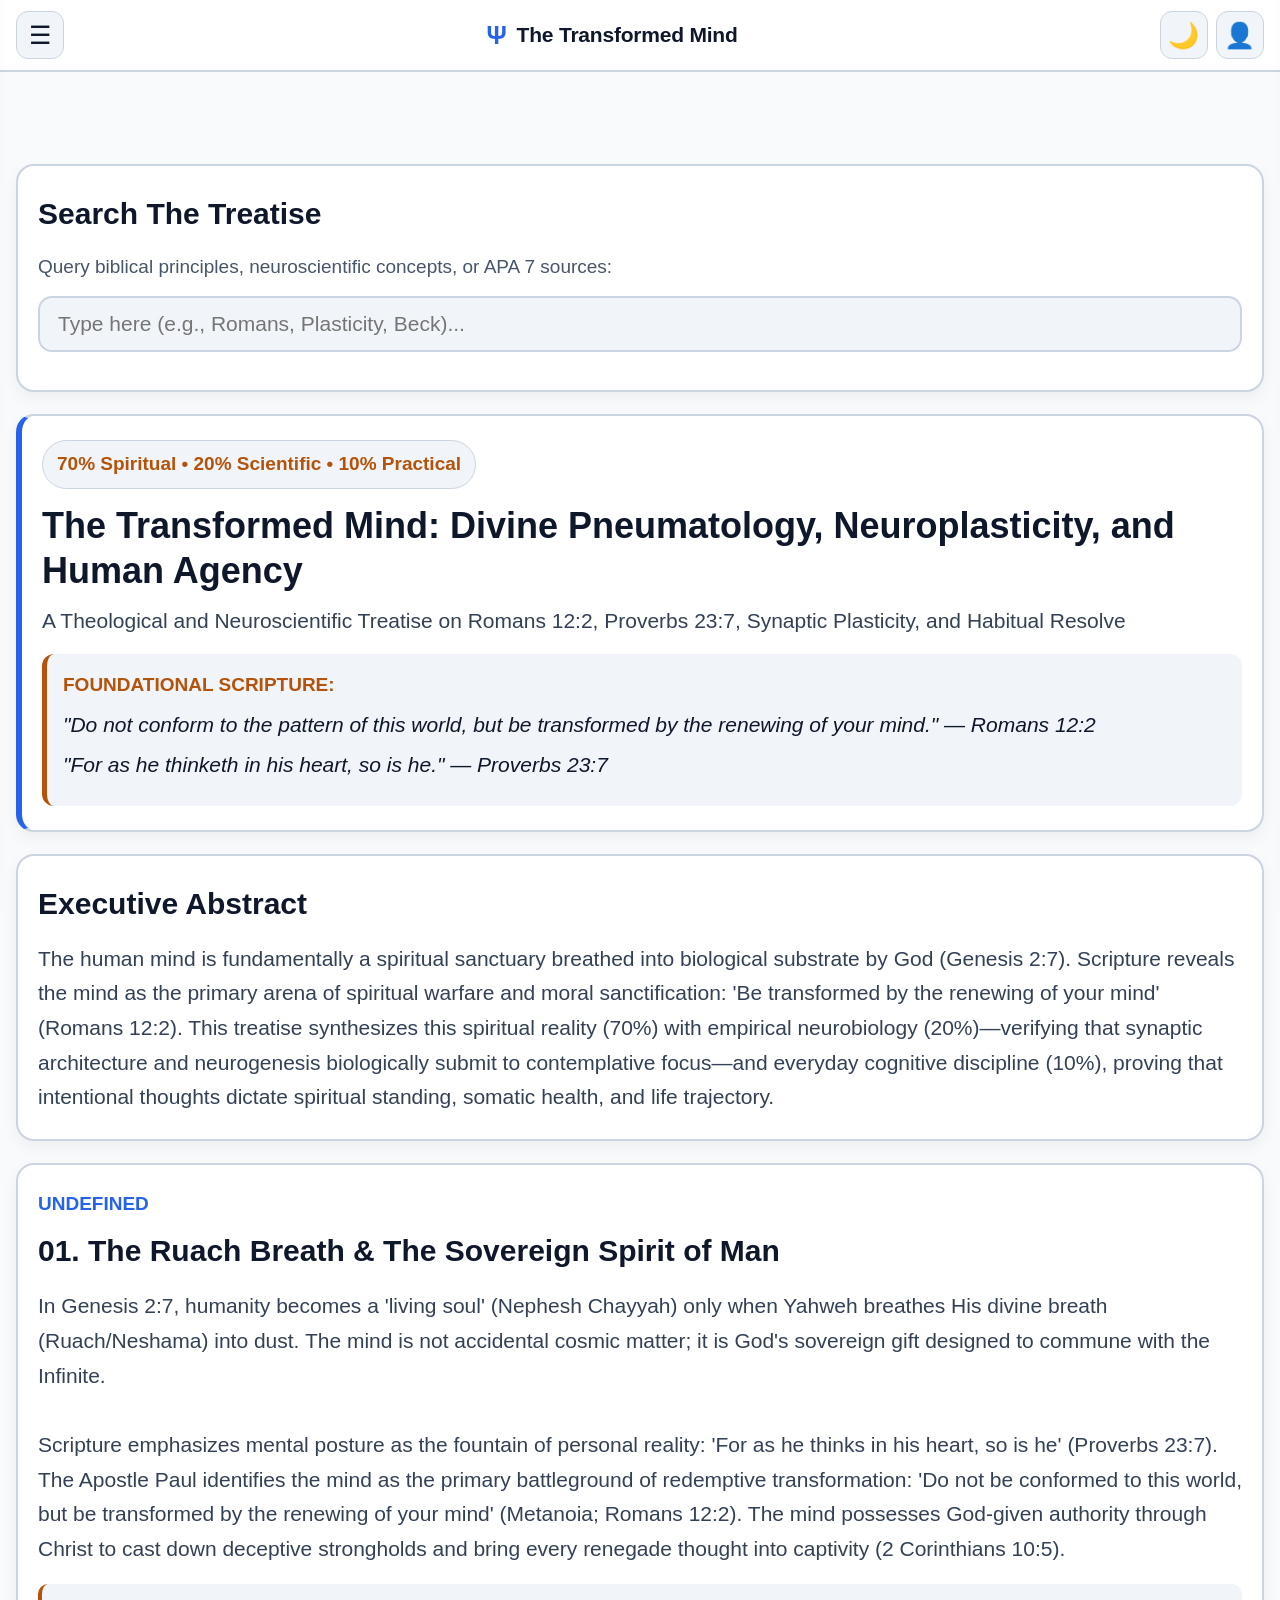
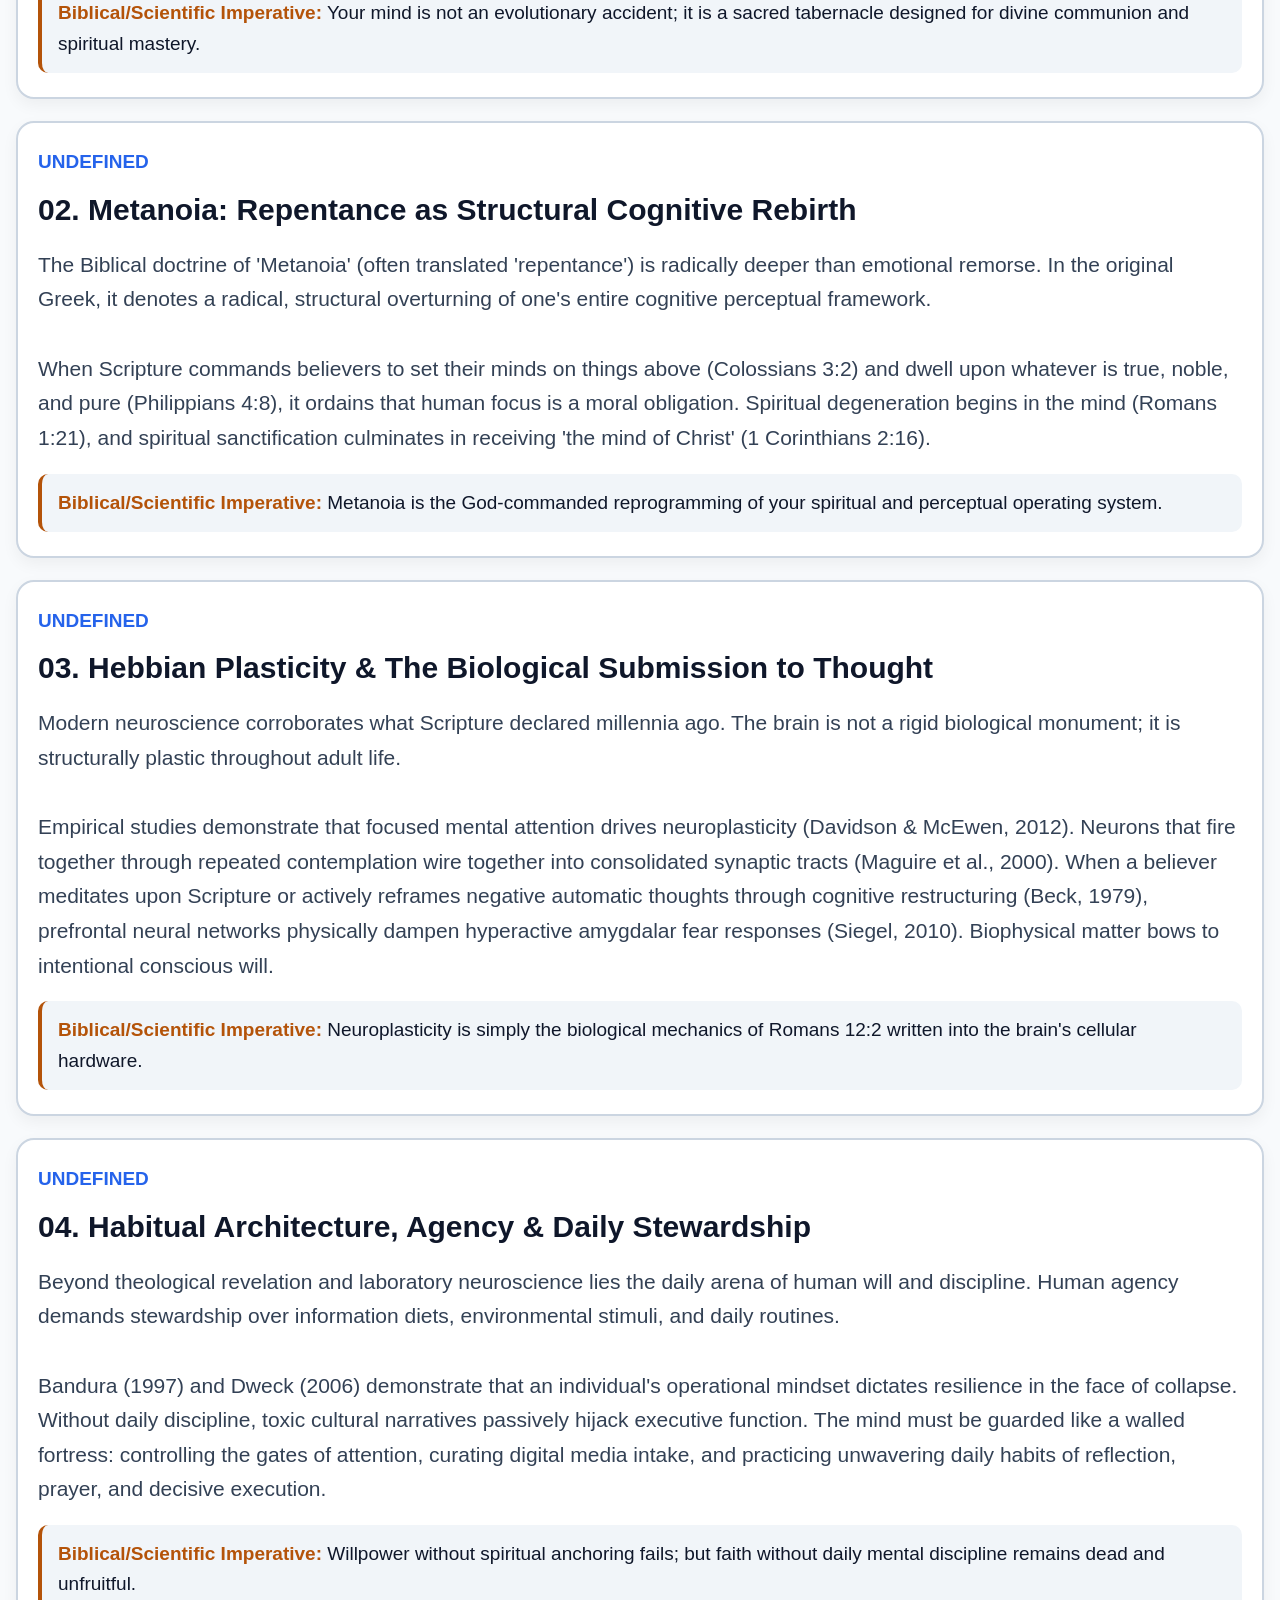
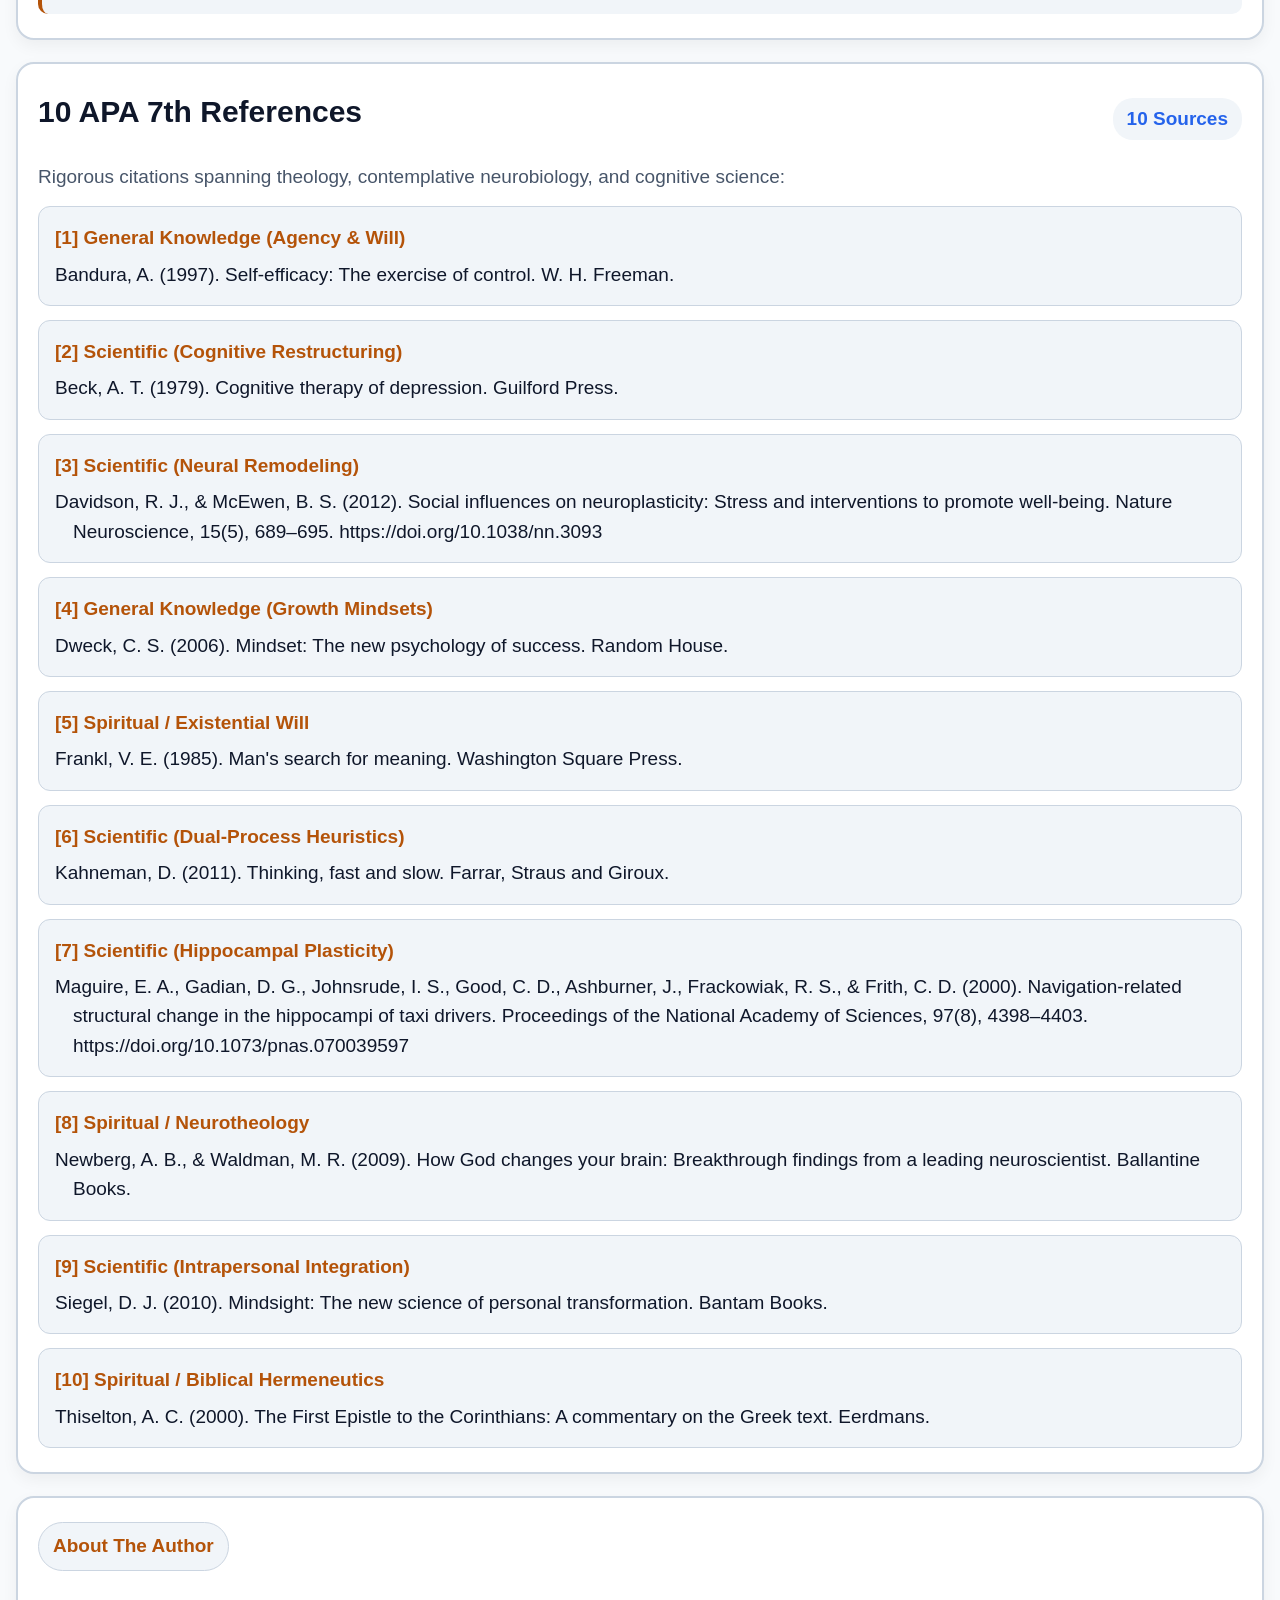
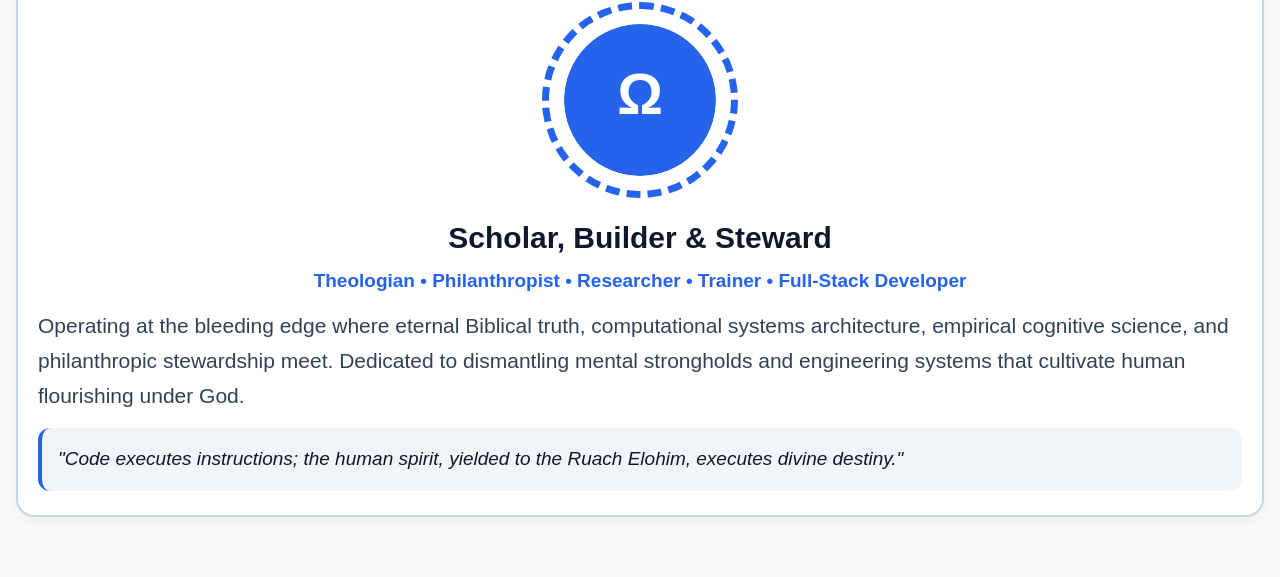
<file: index.html>
<!DOCTYPE html>
<html lang="en" data-theme="light">
<head>
  <meta charset="UTF-8">
  <title>The Transformed Mind: Pneumatology, Neuroscience & Agency</title>
  
  <!-- Strict Android and Tablet viewport optimization -->
  <meta name="viewport" content="width=device-width, initial-scale=1.0, maximum-scale=5.0, user-scalable=yes, viewport-fit=cover">
  <meta name="theme-color" content="#ffffff">
  <meta name="mobile-web-app-capable" content="yes">

  <link rel="manifest" href="./manifest.json">
  <link rel="stylesheet" href="./styles.css">
</head>
<body>

  <!-- Top Android Bar: Left Menu Toggle, Title, Search Trigger, Right Profile Toggle -->
  <header class="app-header">
    <button id="btn-left-drawer" class="header-icon-btn" aria-label="Open Table of Contents">
      <span class="btn-icon">☰</span>
    </button>
    
    <div class="header-center-title">
      <span class="app-glyph">Ψ</span>
      <h1 class="header-title">The Transformed Mind</h1>
    </div>

    <div class="header-actions">
      <button id="btn-theme-toggle" class="header-icon-btn" aria-label="Toggle Dark Mode">
        <span id="theme-icon" class="btn-icon">🌙</span>
      </button>
      <button id="btn-right-drawer" class="header-icon-btn" aria-label="Open Author Profile">
        <span class="btn-icon">👤</span>
      </button>
    </div>
  </header>

  <!-- Left Sidebar Drawer (Navigation & Sections) -->
  <div id="drawer-overlay" class="drawer-overlay"></div>

  <aside id="left-sidebar" class="sidebar-drawer left-drawer" aria-label="Navigation Drawer">
    <div class="drawer-header">
      <h2 class="drawer-title">Monograph Index</h2>
      <button id="close-left-drawer" class="close-drawer-btn" aria-label="Close menu">✕</button>
    </div>
    <nav class="drawer-nav">
      <a href="#view-search" class="drawer-link nav-jump" data-target="view-search">🔍 Fast Search</a>
      <a href="#sec-hero" class="drawer-link nav-jump" data-target="sec-hero">📖 Scripture & Thesis</a>
      <a href="#sec-1" class="drawer-link nav-jump" data-target="sec-1">🕊 01. The Ruach Breath (70%)</a>
      <a href="#sec-2" class="drawer-link nav-jump" data-target="sec-2">⚔ 02. Metanoia & Renewal (70%)</a>
      <a href="#sec-3" class="drawer-link nav-jump" data-target="sec-3">🔬 03. Hebbian Plasticity (20%)</a>
      <a href="#sec-4" class="drawer-link nav-jump" data-target="sec-4">🎯 04. Habitual Discipline (10%)</a>
      <a href="#sec-references" class="drawer-link nav-jump" data-target="sec-references">📚 APA 7th References (10)</a>
      <a href="#author-section-anchor" class="drawer-link nav-jump" data-target="author-section-anchor">👤 About The Author</a>
    </nav>
  </aside>

  <!-- Right Sidebar Drawer (Author & Systems Profile) -->
  <aside id="right-sidebar" class="sidebar-drawer right-drawer" aria-label="Author Profile Drawer">
    <div class="drawer-header">
      <h2 class="drawer-title">Scholar & Builder</h2>
      <button id="close-right-drawer" class="close-drawer-btn" aria-label="Close author drawer">✕</button>
    </div>
    
    <div class="drawer-content author-drawer-body">
      <!-- 160px Image with NON-ROTATING photo and ROTATING gear ring around it -->
      <div class="gear-ring-wrapper">
        <div class="rotating-gear-ring"></div>
        <img 
          src="data:image/svg+xml,<svg xmlns='http://www.w3.org/2000/svg' viewBox='0 0 160 160'><circle cx='80' cy='80' r='80' fill='%232563eb'/><text x='80' y='95' font-size='60' text-anchor='middle' fill='%23ffffff' font-family='sans-serif' font-weight='bold'>Ω</text></svg>" 
          alt="Author Portrait Placeholder" 
          class="author-static-photo" 
          width="160" 
          height="160"
        />
      </div>

      <h3 class="author-name-text" id="drawer-author-name">The Author</h3>
      <p class="author-roles-text" id="drawer-author-roles">Theologian • Philanthropist • Researcher • Trainer • Full-Stack Developer</p>
      
      <div class="author-bio-box">
        <p id="drawer-author-bio"></p>
      </div>
      
      <div class="author-creed-box">
        <p id="drawer-author-creed"></p>
      </div>
    </div>
  </aside>

  <!-- Main Viewport -->
  <main id="app-container">

    <!-- Search Section -->
    <section id="view-search" class="card search-card">
      <h2 class="section-heading">Search The Treatise</h2>
      <p class="subtle-paragraph">Query biblical principles, neuroscientific concepts, or APA 7 sources:</p>
      <div class="search-input-box">
        <input type="search" id="app-search-input" placeholder="Type here (e.g., Romans, Plasticity, Beck)..." aria-label="Search Monograph">
      </div>
      <div id="search-results-box" class="search-results-list"></div>
    </section>

    <!-- Hero Card (Title & Ratio Breakdown) -->
    <section id="sec-hero" class="card hero-card">
      <span class="ratio-badge" id="hero-ratio-badge"></span>
      <h2 class="treatise-title" id="hero-title"></h2>
      <p class="treatise-subtitle" id="hero-subtitle"></p>
      <div class="anchor-verse-box">
        <span class="verse-label">FOUNDATIONAL SCRIPTURE:</span>
        <blockquote class="verse-quote">"Do not conform to the pattern of this world, but be transformed by the renewing of your mind." — Romans 12:2</blockquote>
        <blockquote class="verse-quote">"For as he thinketh in his heart, so is he." — Proverbs 23:7</blockquote>
      </div>
    </section>

    <!-- Abstract Card -->
    <section class="card abstract-card">
      <h3 class="section-heading">Executive Abstract</h3>
      <p class="body-text" id="abstract-paragraph"></p>
    </section>

    <!-- Monograph Content Feed -->
    <div id="monograph-sections" class="sections-container">
      <!-- Injected by app.js -->
    </div>

    <!-- References Section (10 APA 7) -->
    <section id="sec-references" class="card references-card">
      <div class="references-header">
        <h2 class="section-heading">10 APA 7th References</h2>
        <span class="count-pill">10 Sources</span>
      </div>
      <p class="subtle-paragraph">Rigorous citations spanning theology, contemplative neurobiology, and cognitive science:</p>
      <div id="references-list" class="references-feed">
        <!-- Injected by app.js -->
      </div>
    </section>

    <!-- In-Page Author Section with the 160px Image & Rotating Gear -->
    <section id="author-section-anchor" class="card author-card">
      <span class="ratio-badge">About The Author</span>
      
      <div class="gear-ring-wrapper" style="margin-top: 15px;">
        <div class="rotating-gear-ring"></div>
        <img 
          src="data:image/svg+xml,<svg xmlns='http://www.w3.org/2000/svg' viewBox='0 0 160 160'><circle cx='80' cy='80' r='80' fill='%232563eb'/><text x='80' y='95' font-size='60' text-anchor='middle' fill='%23ffffff' font-family='sans-serif' font-weight='bold'>Ω</text></svg>" 
          alt="Author Portrait Placeholder" 
          class="author-static-photo" 
          width="160" 
          height="160"
        />
      </div>

      <h2 class="author-name-text" id="page-author-name"></h2>
      <p class="author-roles-text" id="page-author-roles"></p>
      <p class="body-text" id="page-author-bio" style="margin-top: 15px;"></p>
      
      <div class="author-creed-box" style="margin-top: 15px;">
        <p id="page-author-creed"></p>
      </div>
    </section>
  </main>

  <script src="./contents.js"></script>
  <script src="./app.js"></script>
</body>
</html>
</file>
<file: styles.css>
:root {
  /* Absolute Minimum Typography Floor */
  --font-base: 19px;
  --font-md: 21px;
  --font-lg: 25px;
  --font-xl: 30px;
  --font-xxl: 36px;

  /* Light Theme (DEFAULT) */
  --bg-app: #f8fafc;
  --bg-surface: #ffffff;
  --bg-elevated: #f1f5f9;
  --border-color: #cbd5e1;
  --text-main: #0f172a;
  --text-secondary: #334155;
  --text-muted: #475569;
  --accent-blue: #2563eb;
  --accent-gold: #b45309;
  --gear-ring-color: #2563eb;
  --drawer-shadow: rgba(15, 23, 42, 0.25);
  --header-height: 72px;
}

[data-theme="dark"] {
  /* Dark Theme Overrides */
  --bg-app: #090d16;
  --bg-surface: #131926;
  --bg-elevated: #1e2638;
  --border-color: #2d3748;
  --text-main: #f8fafc;
  --text-secondary: #cbd5e1;
  --text-muted: #94a3b8;
  --accent-blue: #60a5fa;
  --accent-gold: #fbbf24;
  --gear-ring-color: #60a5fa;
  --drawer-shadow: rgba(0, 0, 0, 0.7);
}

* {
  box-sizing: border-box;
  margin: 0;
  padding: 0;
  -webkit-tap-highlight-color: transparent;
  font-size: var(--font-base); /* Strictly prevents any text falling below 19px */
}

html, body {
  width: 100vw;
  overflow-x: hidden;
  background-color: var(--bg-app);
  color: var(--text-main);
  font-family: -apple-system, BlinkMacSystemFont, "Roboto", "Segoe UI", sans-serif;
  line-height: 1.6;
  padding-top: var(--header-height);
  touch-action: pan-y;
}

/* ---------------- Top Header Bar ---------------- */
.app-header {
  position: fixed;
  top: 0;
  left: 0;
  right: 0;
  height: var(--header-height);
  background: var(--bg-surface);
  border-bottom: 2px solid var(--border-color);
  display: flex;
  align-items: center;
  justify-content: space-between;
  padding: 0 16px;
  z-index: 900;
}

.header-center-title {
  display: flex;
  align-items: center;
  gap: 10px;
}

.app-glyph {
  font-size: var(--font-lg);
  font-weight: 900;
  color: var(--accent-blue);
}

.header-title {
  font-size: var(--font-md);
  font-weight: 800;
  letter-spacing: -0.01em;
}

.header-actions {
  display: flex;
  align-items: center;
  gap: 8px;
}

.header-icon-btn {
  min-width: 48px;
  min-height: 48px;
  background: var(--bg-elevated);
  border: 1px solid var(--border-color);
  border-radius: 12px;
  color: var(--text-main);
  display: flex;
  align-items: center;
  justify-content: center;
  cursor: pointer;
}

.btn-icon {
  font-size: var(--font-lg);
}

/* ---------------- Main Content Body ---------------- */
#app-container {
  padding: 20px 16px 60px 16px;
  display: flex;
  flex-direction: column;
  gap: 22px;
}

/* Tablet Layout Expansion (max 1024px) */
@media (min-width: 600px) and (max-width: 1024px) {
  #app-container {
    padding: 28px 32px 80px 32px;
    gap: 28px;
  }
}

.card {
  background: var(--bg-surface);
  border: 2px solid var(--border-color);
  border-radius: 18px;
  padding: 24px 20px;
  box-shadow: 0 6px 16px rgba(0, 0, 0, 0.05);
}

.hero-card {
  border-left: 6px solid var(--accent-blue);
}

.ratio-badge {
  display: inline-block;
  background: var(--bg-elevated);
  color: var(--accent-gold);
  border: 1px solid var(--border-color);
  font-weight: 800;
  font-size: var(--font-base);
  padding: 8px 14px;
  border-radius: 30px;
  margin-bottom: 14px;
}

.treatise-title {
  font-size: var(--font-xxl);
  font-weight: 900;
  line-height: 1.25;
  color: var(--text-main);
  margin-bottom: 12px;
}

.treatise-subtitle {
  font-size: var(--font-md);
  color: var(--text-secondary);
  line-height: 1.5;
  margin-bottom: 18px;
}

.anchor-verse-box {
  background: var(--bg-elevated);
  border-left: 5px solid var(--accent-gold);
  padding: 16px;
  border-radius: 12px;
}

.verse-label {
  font-weight: 800;
  color: var(--accent-gold);
  display: block;
  font-size: var(--font-base);
  margin-bottom: 8px;
}

.verse-quote {
  font-size: var(--font-md);
  font-style: italic;
  color: var(--text-main);
  line-height: 1.55;
  margin-bottom: 8px;
}

.section-heading {
  font-size: var(--font-xl);
  font-weight: 800;
  margin-bottom: 14px;
  color: var(--text-main);
}

.body-text {
  font-size: var(--font-md);
  color: var(--text-secondary);
  line-height: 1.65;
}

.subtle-paragraph {
  font-size: var(--font-base);
  color: var(--text-muted);
  margin-bottom: 14px;
}

/* ---------------- Sections Feed ---------------- */
.sections-container {
  display: flex;
  flex-direction: column;
  gap: 22px;
}

.section-domain-tag {
  font-size: var(--font-base);
  font-weight: 800;
  color: var(--accent-blue);
  text-transform: uppercase;
  margin-bottom: 8px;
  display: block;
}

.takeaway-box {
  margin-top: 18px;
  background: var(--bg-elevated);
  border-left: 4px solid var(--accent-gold);
  padding: 14px 16px;
  border-radius: 10px;
  font-size: var(--font-base);
  color: var(--text-main);
}

.takeaway-box strong {
  font-size: var(--font-base);
  color: var(--accent-gold);
}

/* ---------------- 160px AUTHOR PHOTO & ROTATING GEAR ---------------- */
.gear-ring-wrapper {
  position: relative;
  width: 200px;
  height: 200px;
  margin: 10px auto;
  display: flex;
  align-items: center;
  justify-content: center;
}

/* The gear teeth ring around the border that rotates continuously */
.rotating-gear-ring {
  position: absolute;
  width: 196px;
  height: 196px;
  border-radius: 50%;
  border: 7px dashed var(--gear-ring-color);
  animation: spinGearRing 14s linear infinite;
  box-sizing: border-box;
}

/* The photo inside is strictly 160px x 160px circular and NEVER rotates */
.author-static-photo {
  width: 160px !important;
  height: 160px !important;
  border-radius: 50% !important;
  object-fit: cover;
  z-index: 5;
  border: 4px solid var(--bg-surface);
  transform: none !important; /* The photo strictly NEVER rotates */
  pointer-events: none;
}

@keyframes spinGearRing {
  0% { transform: rotate(0deg); }
  100% { transform: rotate(360deg); }
}

.author-name-text {
  font-size: var(--font-xl);
  font-weight: 800;
  text-align: center;
  margin-top: 14px;
}

.author-roles-text {
  font-size: var(--font-base);
  font-weight: 700;
  color: var(--accent-blue);
  text-align: center;
  margin-top: 6px;
  line-height: 1.4;
}

.author-bio-box, .author-creed-box {
  background: var(--bg-elevated);
  border-radius: 12px;
  padding: 16px;
  margin-top: 16px;
}

.author-creed-box {
  border-left: 4px solid var(--accent-blue);
  font-style: italic;
}

.author-bio-box p, .author-creed-box p {
  font-size: var(--font-base);
  line-height: 1.6;
}

/* ---------------- Search Section ---------------- */
.search-input-box input {
  width: 100%;
  min-height: 56px;
  font-size: var(--font-md);
  padding: 12px 18px;
  border-radius: 14px;
  border: 2px solid var(--border-color);
  background: var(--bg-elevated);
  color: var(--text-main);
  outline: none;
}

.search-results-list {
  margin-top: 14px;
  display: flex;
  flex-direction: column;
  gap: 12px;
}

.search-result-item {
  background: var(--bg-elevated);
  padding: 14px 16px;
  border-radius: 12px;
  border-left: 4px solid var(--accent-blue);
}

.search-result-item h4 {
  font-size: var(--font-md);
  font-weight: 800;
  margin-bottom: 6px;
}

.search-result-item p {
  font-size: var(--font-base);
  color: var(--text-secondary);
}

/* ---------------- References (APA 7) ---------------- */
.references-header {
  display: flex;
  justify-content: space-between;
  align-items: center;
  margin-bottom: 12px;
}

.count-pill {
  background: var(--bg-elevated);
  color: var(--accent-blue);
  font-weight: 800;
  padding: 6px 14px;
  border-radius: 20px;
  font-size: var(--font-base);
}

.references-feed {
  display: flex;
  flex-direction: column;
  gap: 14px;
}

.ref-item-card {
  background: var(--bg-elevated);
  border: 1px solid var(--border-color);
  border-radius: 12px;
  padding: 16px;
}

.ref-domain-tag {
  font-size: var(--font-base);
  font-weight: 800;
  color: var(--accent-gold);
  margin-bottom: 6px;
}

.ref-text {
  font-size: var(--font-base);
  color: var(--text-main);
  line-height: 1.55;
  padding-left: 18px;
  text-indent: -18px; /* APA 7 hanging indent */
}

/* ---------------- Two Sidebars (Drawers) ---------------- */
.drawer-overlay {
  position: fixed;
  inset: 0;
  background: rgba(0, 0, 0, 0.6);
  z-index: 950;
  display: none;
}

.drawer-overlay.active {
  display: block;
}

.sidebar-drawer {
  position: fixed;
  top: 0;
  bottom: 0;
  width: 86vw;
  max-width: 420px;
  background: var(--bg-surface);
  z-index: 1000;
  box-shadow: 0 0 24px var(--drawer-shadow);
  transition: transform 0.28s ease-in-out;
  overflow-y: auto;
  padding: 20px 18px;
}

.left-drawer {
  left: 0;
  transform: translateX(-105%);
}

.right-drawer {
  right: 0;
  transform: translateX(105%);
}

.sidebar-drawer.open {
  transform: translateX(0);
}

.drawer-header {
  display: flex;
  justify-content: space-between;
  align-items: center;
  padding-bottom: 16px;
  border-bottom: 2px solid var(--border-color);
  margin-bottom: 18px;
}

.drawer-title {
  font-size: var(--font-lg);
  font-weight: 800;
}

.close-drawer-btn {
  min-width: 48px;
  min-height: 48px;
  font-size: var(--font-lg);
  background: var(--bg-elevated);
  border: 1px solid var(--border-color);
  border-radius: 12px;
  color: var(--text-main);
  cursor: pointer;
}

.drawer-nav {
  display: flex;
  flex-direction: column;
  gap: 12px;
}

.drawer-link {
  font-size: var(--font-md);
  font-weight: 700;
  color: var(--text-main);
  text-decoration: none;
  padding: 14px 16px;
  background: var(--bg-elevated);
  border-radius: 12px;
  border-left: 4px solid var(--accent-blue);
}

.drawer-link:active {
  background: var(--border-color);
}
</file>
